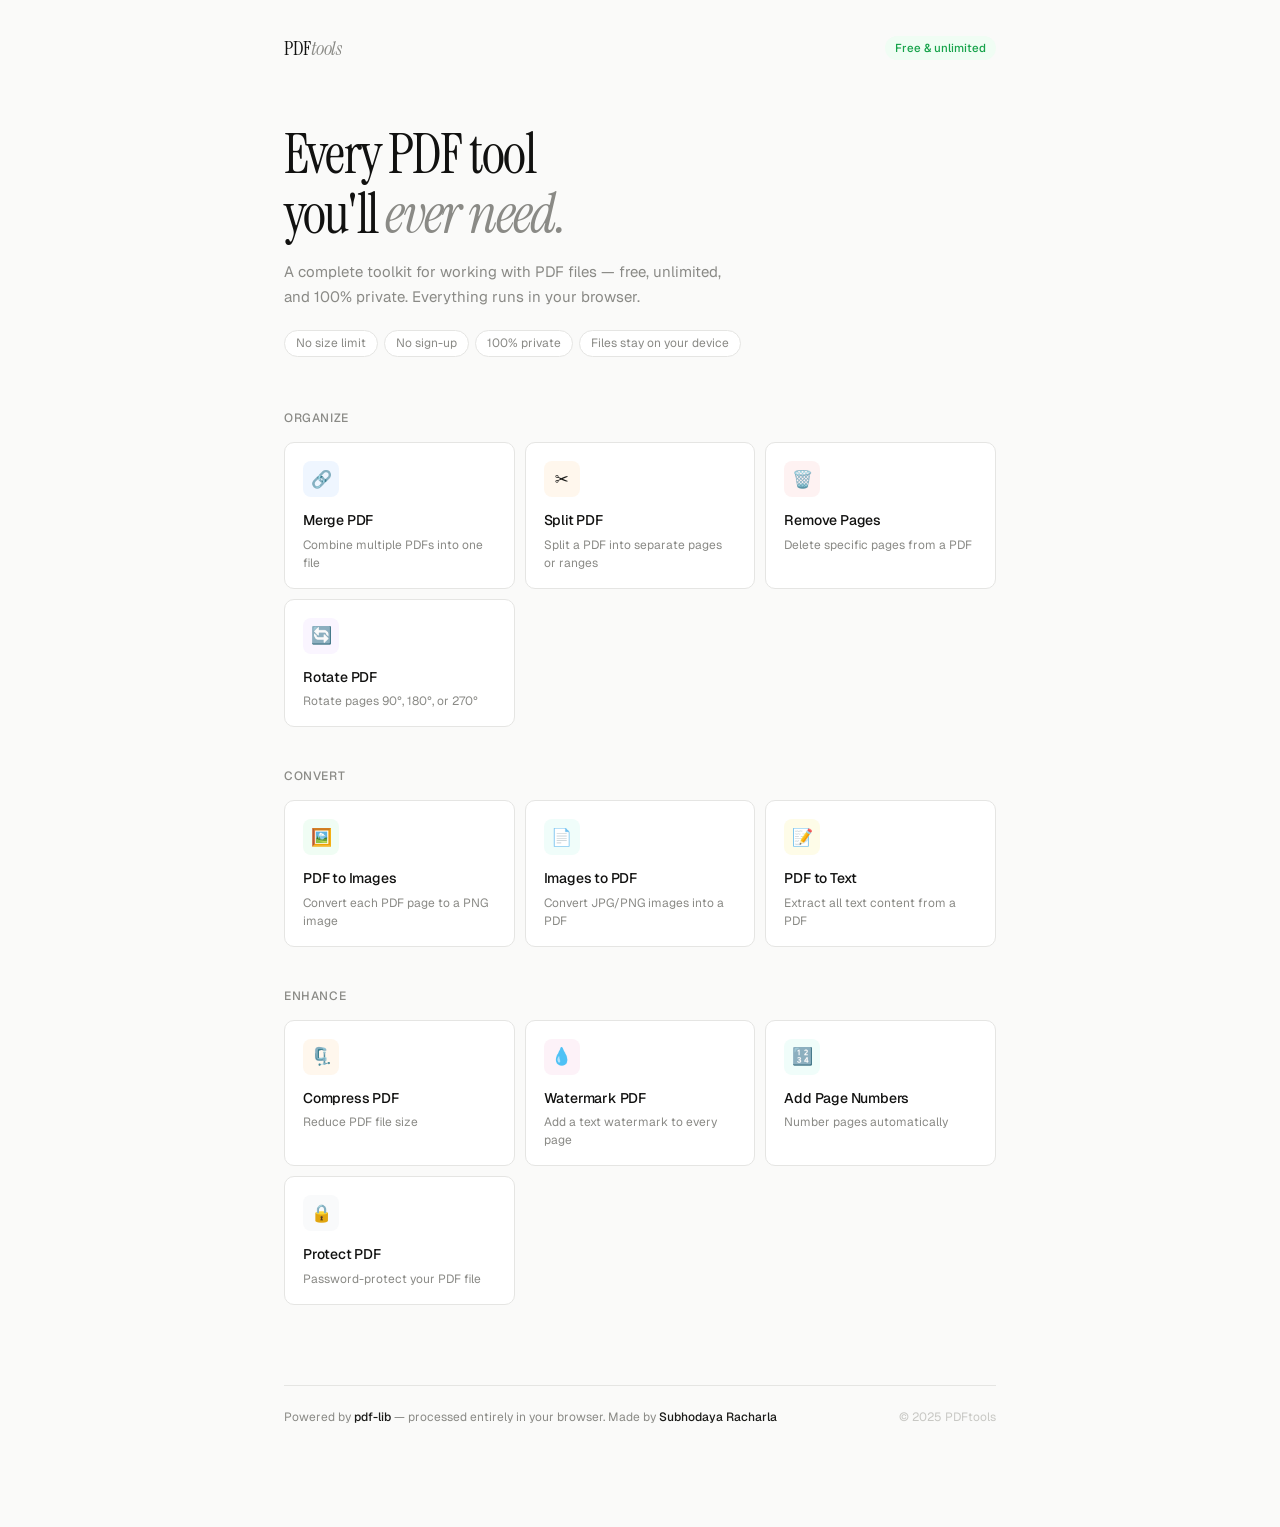
<file: index.html>
<!DOCTYPE html>
<html lang="en">
<head>
<meta charset="UTF-8"/>
<meta name="viewport" content="width=device-width, initial-scale=1.0"/>
<title>PDFtools — Free PDF Toolkit by Subhodaya Racharla</title>
<link href="https://fonts.googleapis.com/css2?family=Instrument+Serif:ital@0;1&family=Geist:wght@300;400;500;600&display=swap" rel="stylesheet"/>
<style>
*, *::before, *::after { box-sizing: border-box; margin: 0; padding: 0; }
:root {
  --bg: #fafaf9; --white: #fff; --border: #e5e5e3; --border-h: #c8c8c4;
  --text: #1a1a18; --muted: #8a8a86; --subtle: #f2f2f0; --ink: #111110;
  --green: #16a34a; --green-bg: #f0fdf4;
}
html { font-size: 16px; }
body { background:var(--bg); color:var(--text); font-family:'Geist',system-ui,sans-serif; font-weight:400; line-height:1.6; min-height:100vh; -webkit-font-smoothing:antialiased; }
.page { max-width: 760px; margin: 0 auto; padding: 0 24px 100px; }

nav { display:flex; align-items:center; padding:32px 0 0; margin-bottom:60px; }
.wordmark { font-family:'Instrument Serif',serif; font-size:20px; color:var(--ink); text-decoration:none; letter-spacing:-0.3px; }
.wordmark em { font-style:italic; color:var(--muted); }
.badge { margin-left:auto; font-size:11.5px; font-weight:500; color:var(--green); background:var(--green-bg); padding:3px 10px; border-radius:99px; }

.hero { margin-bottom:52px; }
.hero h1 { font-family:'Instrument Serif',serif; font-size:clamp(38px,5.5vw,56px); font-weight:400; line-height:1.08; letter-spacing:-1.8px; color:var(--ink); margin-bottom:14px; }
.hero h1 em { font-style:italic; color:var(--muted); }
.hero p { font-size:15px; color:var(--muted); max-width:440px; line-height:1.7; margin-bottom:20px; }
.pills { display:flex; gap:6px; flex-wrap:wrap; }
.pill { font-size:12px; color:var(--muted); background:var(--white); border:1px solid var(--border); padding:3px 11px; border-radius:99px; }

/* Tools grid */
.section-label { font-size:12px; font-weight:500; color:var(--muted); text-transform:uppercase; letter-spacing:0.6px; margin-bottom:14px; }
.tools-grid { display:grid; grid-template-columns:repeat(auto-fill,minmax(220px,1fr)); gap:10px; margin-bottom:40px; }

.tool-card {
  background:var(--white); border:1px solid var(--border);
  border-radius:10px; padding:18px 18px 16px;
  text-decoration:none; color:inherit;
  transition:border-color 0.15s, box-shadow 0.15s, transform 0.15s;
  display:block;
}
.tool-card:hover { border-color:var(--border-h); box-shadow:0 2px 12px rgba(0,0,0,0.07); transform:translateY(-1px); }

.tool-icon {
  width:36px; height:36px; border-radius:8px;
  display:flex; align-items:center; justify-content:center;
  font-size:17px; margin-bottom:12px;
}
.tool-name { font-size:14px; font-weight:500; color:var(--ink); letter-spacing:-0.2px; margin-bottom:4px; }
.tool-desc { font-size:12px; color:var(--muted); line-height:1.5; }

/* Color variants */
.ic-blue  { background:#eff6ff; }
.ic-green { background:#f0fdf4; }
.ic-orange{ background:#fff7ed; }
.ic-red   { background:#fef2f2; }
.ic-purple{ background:#faf5ff; }
.ic-yellow{ background:#fefce8; }
.ic-pink  { background:#fdf2f8; }
.ic-teal  { background:#f0fdfa; }
.ic-gray  { background:#f9fafb; }

footer { margin-top:80px; padding-top:22px; border-top:1px solid var(--border); display:flex; align-items:center; justify-content:space-between; flex-wrap:wrap; gap:8px; }
footer p { font-size:12px; color:var(--muted); }
footer p strong { color:var(--text); font-weight:500; }

@media(max-width:520px){ .tools-grid{grid-template-columns:1fr 1fr;} .hero h1{letter-spacing:-1px;} footer{flex-direction:column;} }
@media(max-width:360px){ .tools-grid{grid-template-columns:1fr;} }
</style>
</head>
<body>
<div class="page">
  <nav>
    <a class="wordmark" href="index.html">PDF<em>tools</em></a>
    <div class="badge">Free &amp; unlimited</div>
  </nav>

  <div class="hero">
    <h1>Every PDF tool<br>you'll <em>ever need.</em></h1>
    <p>A complete toolkit for working with PDF files — free, unlimited, and 100% private. Everything runs in your browser.</p>
    <div class="pills">
      <div class="pill">No size limit</div>
      <div class="pill">No sign-up</div>
      <div class="pill">100% private</div>
      <div class="pill">Files stay on your device</div>
    </div>
  </div>

  <div class="section-label">Organize</div>
  <div class="tools-grid">
    <a class="tool-card" href="merge.html">
      <div class="tool-icon ic-blue">🔗</div>
      <div class="tool-name">Merge PDF</div>
      <div class="tool-desc">Combine multiple PDFs into one file</div>
    </a>
    <a class="tool-card" href="split.html">
      <div class="tool-icon ic-orange">✂️</div>
      <div class="tool-name">Split PDF</div>
      <div class="tool-desc">Split a PDF into separate pages or ranges</div>
    </a>
    <a class="tool-card" href="remove-pages.html">
      <div class="tool-icon ic-red">🗑️</div>
      <div class="tool-name">Remove Pages</div>
      <div class="tool-desc">Delete specific pages from a PDF</div>
    </a>
    <a class="tool-card" href="rotate.html">
      <div class="tool-icon ic-purple">🔄</div>
      <div class="tool-name">Rotate PDF</div>
      <div class="tool-desc">Rotate pages 90°, 180°, or 270°</div>
    </a>
  </div>

  <div class="section-label">Convert</div>
  <div class="tools-grid">
    <a class="tool-card" href="pdf-to-image.html">
      <div class="tool-icon ic-green">🖼️</div>
      <div class="tool-name">PDF to Images</div>
      <div class="tool-desc">Convert each PDF page to a PNG image</div>
    </a>
    <a class="tool-card" href="image-to-pdf.html">
      <div class="tool-icon ic-teal">📄</div>
      <div class="tool-name">Images to PDF</div>
      <div class="tool-desc">Convert JPG/PNG images into a PDF</div>
    </a>
    <a class="tool-card" href="pdf-to-text.html">
      <div class="tool-icon ic-yellow">📝</div>
      <div class="tool-name">PDF to Text</div>
      <div class="tool-desc">Extract all text content from a PDF</div>
    </a>
  </div>

  <div class="section-label">Enhance</div>
  <div class="tools-grid">
    <a class="tool-card" href="compress.html">
      <div class="tool-icon ic-orange">🗜️</div>
      <div class="tool-name">Compress PDF</div>
      <div class="tool-desc">Reduce PDF file size</div>
    </a>
    <a class="tool-card" href="watermark.html">
      <div class="tool-icon ic-pink">💧</div>
      <div class="tool-name">Watermark PDF</div>
      <div class="tool-desc">Add a text watermark to every page</div>
    </a>
    <a class="tool-card" href="page-numbers.html">
      <div class="tool-icon ic-teal">🔢</div>
      <div class="tool-name">Add Page Numbers</div>
      <div class="tool-desc">Number pages automatically</div>
    </a>
    <a class="tool-card" href="protect.html">
      <div class="tool-icon ic-gray">🔒</div>
      <div class="tool-name">Protect PDF</div>
      <div class="tool-desc">Password-protect your PDF file</div>
    </a>
  </div>

  <footer>
    <p>Powered by <strong>pdf-lib</strong> — processed entirely in your browser. Made by <strong>Subhodaya Racharla</strong></p>
    <p style="color:var(--border-h)">© 2025 PDFtools</p>
  </footer>
</div>
</body>
</html>
</file>
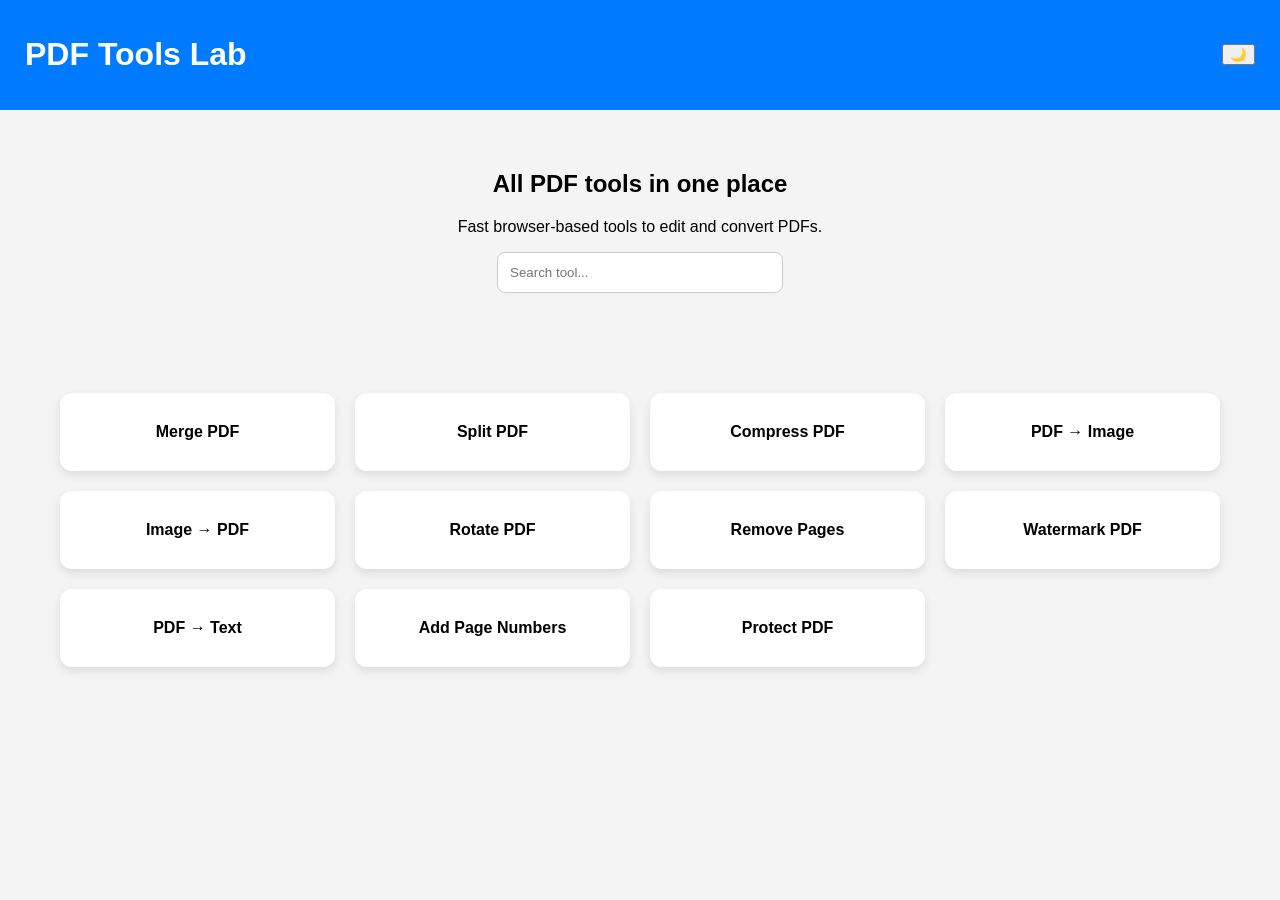
<file: experiment/index.html>
<!DOCTYPE html>
<html>
<head>
<meta charset="UTF-8">
<meta name="viewport" content="width=device-width, initial-scale=1.0">
<title>PDF Tools Lab</title>
<link rel="stylesheet" href="shared.css">
</head>
<body>

<header class="topbar">
<h1>PDF Tools Lab</h1>
<button id="darkToggle">🌙</button>
</header>

<section class="hero">
<h2>All PDF tools in one place</h2>
<p>Fast browser‑based tools to edit and convert PDFs.</p>
<input type="text" id="search" placeholder="Search tool...">
</section>

<section class="tools-grid" id="tools">

<section class="tools-grid">

<a class="tool-card" href="../merge.html">Merge PDF</a>
<a class="tool-card" href="../split.html">Split PDF</a>
<a class="tool-card" href="../compress.html">Compress PDF</a>
<a class="tool-card" href="../pdf-to-image.html">PDF → Image</a>
<a class="tool-card" href="../image-to-pdf.html">Image → PDF</a>
<a class="tool-card" href="../rotate.html">Rotate PDF</a>
<a class="tool-card" href="../remove-pages.html">Remove Pages</a>
<a class="tool-card" href="../watermark.html">Watermark PDF</a>
<a class="tool-card" href="../pdf-to-text.html">PDF → Text</a>
<a class="tool-card" href="../page-numbers.html">Add Page Numbers</a>
<a class="tool-card" href="../protect.html">Protect PDF</a>

</section>

</section>

<script src="ui.js"></script>
</body>
</html>
</file>
<file: experiment/shared.css>
body{
margin:0;
font-family:Arial;
background:#f4f4f4;
transition:0.3s;
}

.dark{
background:#121212;
color:white;
}

.topbar{
display:flex;
justify-content:space-between;
align-items:center;
padding:15px 25px;
background:#007bff;
color:white;
}

.hero{
text-align:center;
padding:40px 20px;
}

.hero input{
padding:12px;
width:260px;
max-width:80%;
border-radius:8px;
border:1px solid #ccc;
}

.tools-grid{
display:grid;
grid-template-columns:repeat(auto-fit,minmax(220px,1fr));
gap:20px;
padding:30px;
}

.tool-card{
background:white;
padding:30px;
border-radius:12px;
text-decoration:none;
color:black;
font-weight:bold;
text-align:center;
box-shadow:0 4px 10px rgba(0,0,0,0.1);
transition:0.2s;
}

.dark .tool-card{
background:#1f1f1f;
color:white;
}

.tool-card:hover{
transform:translateY(-5px);
}

@media(max-width:600px){
.hero h2{
font-size:22px;
}
}
</file>
